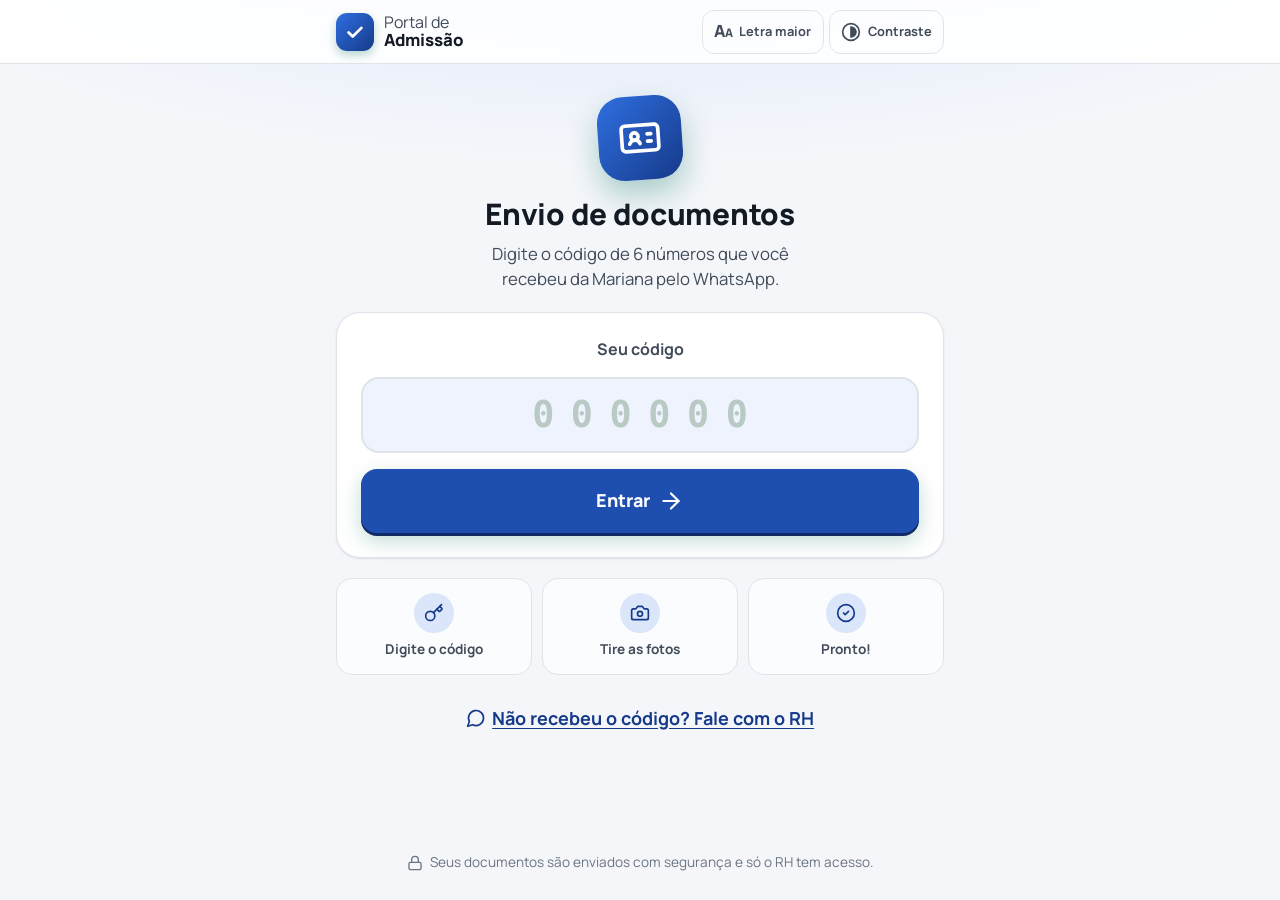
<file: index.html>
<!doctype html>
<html lang="pt-BR">
<head>
  <meta charset="utf-8">
  <meta name="viewport" content="width=device-width, initial-scale=1, viewport-fit=cover">
  <meta name="theme-color" content="#1e4fb0">
  <meta name="robots" content="noindex">
  <title>Envio de Documentos · Portal de Admissão</title>
  <meta name="description" content="Envie seus documentos de admissão de forma simples, pelo celular.">
  <link rel="icon" href="data:image/svg+xml,%3Csvg xmlns='http://www.w3.org/2000/svg' viewBox='0 0 64 64'%3E%3Crect width='64' height='64' rx='16' fill='%231e4fb0'/%3E%3Cpath d='M20 33l8 8 16-17' fill='none' stroke='white' stroke-width='6' stroke-linecap='round' stroke-linejoin='round'/%3E%3C/svg%3E">
  <link rel="preconnect" href="https://fonts.googleapis.com">
  <link rel="preconnect" href="https://fonts.gstatic.com" crossorigin>
  <link href="https://fonts.googleapis.com/css2?family=Manrope:wght@400;500;600;700;800&display=swap" rel="stylesheet">
  <link rel="stylesheet" href="assets/css/base.css">
  <link rel="stylesheet" href="assets/css/candidato.css">
</head>
<body class="pagina-candidato">
  <header class="cabecalho">
    <div class="cabecalho-interno">
      <a class="marca" href="index.html" aria-label="Portal de Admissão – início">
        <span class="marca-logo" aria-hidden="true">
          <svg viewBox="0 0 24 24" width="22" height="22" fill="none" stroke="currentColor" stroke-width="3" stroke-linecap="round" stroke-linejoin="round"><path d="M5 12.5l4.5 4.5L19 7.5"/></svg>
        </span>
        <span class="marca-texto">Portal de <strong>Admissão</strong></span>
      </a>

      <div class="acessibilidade" role="group" aria-label="Acessibilidade">
        <button class="btn-acess" id="btn-letra" type="button" aria-pressed="false" title="Aumentar o tamanho da letra">
          <span class="aa" aria-hidden="true">A<small>A</small></span>
          <span class="btn-acess-texto">Letra maior</span>
        </button>
        <button class="btn-acess" id="btn-contraste" type="button" aria-pressed="false" title="Alto contraste">
          <svg class="icone" width="20" height="20" viewBox="0 0 24 24" fill="none" stroke="currentColor" stroke-width="2" aria-hidden="true"><circle cx="12" cy="12" r="10"/><path d="M12 18a6 6 0 0 0 0-12v12z" fill="currentColor"/></svg>
          <span class="btn-acess-texto">Contraste</span>
        </button>
        <button class="btn-acess" id="btn-sair" type="button" hidden title="Sair">
          <svg class="icone" width="20" height="20" viewBox="0 0 24 24" fill="none" stroke="currentColor" stroke-width="2" stroke-linecap="round" stroke-linejoin="round" aria-hidden="true"><path d="M9 21H5a2 2 0 0 1-2-2V5a2 2 0 0 1 2-2h4"/><polyline points="16 17 21 12 16 7"/><line x1="21" x2="9" y1="12" y2="12"/></svg>
          <span class="btn-acess-texto">Sair</span>
        </button>
      </div>
    </div>
  </header>

  <main id="app" class="app" aria-live="polite">
    <div class="tela tela-carregando"><span class="spinner" aria-hidden="true"></span><p>Carregando…</p></div>
  </main>

  <footer class="rodape">
    <p>
      <svg class="icone" width="16" height="16" viewBox="0 0 24 24" fill="none" stroke="currentColor" stroke-width="2" stroke-linecap="round" stroke-linejoin="round" aria-hidden="true"><rect width="18" height="11" x="3" y="11" rx="2" ry="2"/><path d="M7 11V7a5 5 0 0 1 10 0v4"/></svg>
      Seus documentos são enviados com segurança e só o RH tem acesso.
    </p>
  </footer>

  <!-- Entradas de arquivo (acionadas pelos botões grandes) -->
  <input type="file" id="input-camera" accept="image/*" capture="environment" hidden>
  <input type="file" id="input-arquivo" accept="image/*,application/pdf" hidden>

  <script src="assets/js/config.js"></script>
  <script src="assets/js/utils.js"></script>
  <script src="assets/js/api.js"></script>
  <script src="assets/js/candidato.js"></script>
</body>
</html>
</file>
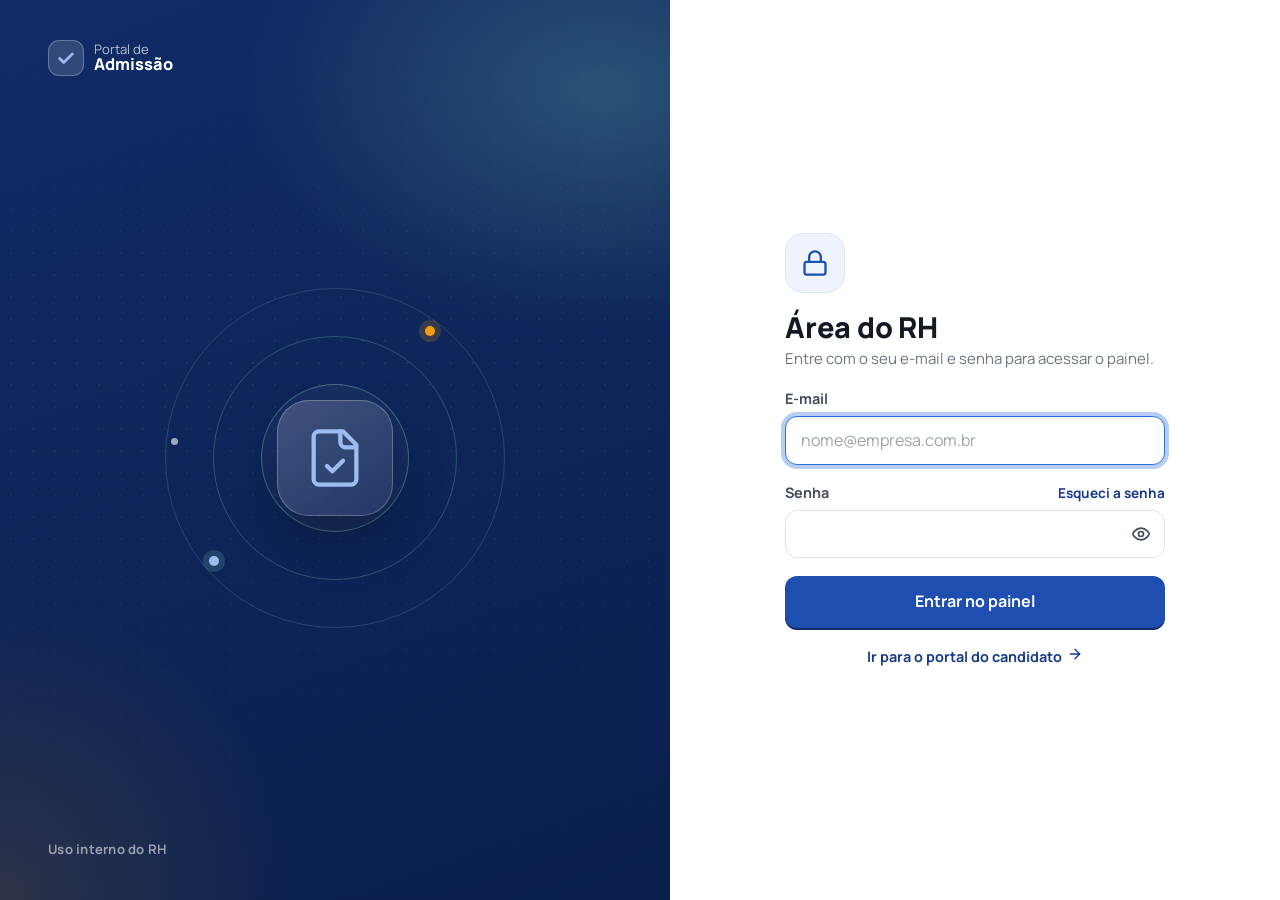
<file: admin.html>
<!doctype html>
<html lang="pt-BR">
<head>
  <meta charset="utf-8">
  <meta name="viewport" content="width=device-width, initial-scale=1, viewport-fit=cover">
  <meta name="theme-color" content="#0a1f4d">
  <meta name="robots" content="noindex, nofollow">
  <title>Painel do RH · Portal de Admissão</title>
  <link rel="icon" href="data:image/svg+xml,%3Csvg xmlns='http://www.w3.org/2000/svg' viewBox='0 0 64 64'%3E%3Crect width='64' height='64' rx='16' fill='%230a1f4d'/%3E%3Cpath d='M20 33l8 8 16-17' fill='none' stroke='%239cbcf3' stroke-width='6' stroke-linecap='round' stroke-linejoin='round'/%3E%3C/svg%3E">
  <link rel="preconnect" href="https://fonts.googleapis.com">
  <link rel="preconnect" href="https://fonts.gstatic.com" crossorigin>
  <link href="https://fonts.googleapis.com/css2?family=Manrope:wght@400;500;600;700;800&display=swap" rel="stylesheet">
  <link rel="stylesheet" href="assets/css/base.css">
  <link rel="stylesheet" href="assets/css/admin.css">
</head>
<body class="pagina-admin">
  <!-- ================= LOGIN ================= -->
  <section id="tela-login" class="login" hidden>
    <div class="login-arte" aria-hidden="true">
      <div class="marca marca-clara">
        <span class="marca-logo"><svg viewBox="0 0 24 24" width="22" height="22" fill="none" stroke="currentColor" stroke-width="3" stroke-linecap="round" stroke-linejoin="round"><path d="M5 12.5l4.5 4.5L19 7.5"/></svg></span>
        <span class="marca-texto">Portal de <strong>Admissão</strong></span>
      </div>

      <div class="login-emblema">
        <span class="anel anel-1"></span>
        <span class="anel anel-2"></span>
        <span class="anel anel-3"></span>
        <span class="emblema-centro">
          <svg viewBox="0 0 24 24" width="64" height="64" fill="none" stroke="currentColor" stroke-width="1.6" stroke-linecap="round" stroke-linejoin="round"><path d="M15 2H6a2 2 0 0 0-2 2v16a2 2 0 0 0 2 2h12a2 2 0 0 0 2-2V7Z"/><path d="M14 2v4a2 2 0 0 0 2 2h4"/><path d="m9 15 2 2 4-4"/></svg>
        </span>
        <span class="emblema-ponto ponto-1"></span>
        <span class="emblema-ponto ponto-2"></span>
        <span class="emblema-ponto ponto-3"></span>
      </div>

      <p class="login-rodape-arte">Uso interno do RH</p>
    </div>

    <div class="login-lado">
      <form id="form-login" class="login-form" novalidate>
        <div class="login-cadeado" data-icone="lock" data-tam="28"></div>
        <div>
          <h1>Área do RH</h1>
          <p class="muted">Entre com o seu e-mail e senha para acessar o painel.</p>
        </div>
        <div class="campo">
          <label for="email-login">E-mail</label>
          <input id="email-login" type="email" class="input" autocomplete="username" placeholder="nome@empresa.com.br" aria-describedby="erro-login">
        </div>
        <div class="campo">
          <div class="campo-topo">
            <label for="senha">Senha</label>
            <button type="button" class="link-esqueci" id="btn-esqueci">Esqueci a senha</button>
          </div>
          <div class="input-senha">
            <input id="senha" type="password" class="input" autocomplete="current-password" aria-describedby="erro-login">
            <button type="button" id="ver-senha" class="btn btn-fantasma btn-icone btn-p" aria-label="Mostrar senha" data-icone="eye"></button>
          </div>
        </div>
        <p class="msg-erro" id="erro-login" role="alert"></p>
        <button class="btn btn-primario btn-bloco btn-login" type="submit">Entrar no painel</button>
        <a href="index.html" class="link-portal">Ir para o portal do candidato <span data-icone="arrowRight" data-tam="16"></span></a>
      </form>
    </div>
  </section>

  <!-- ================= PAINEL ================= -->
  <div id="tela-painel" class="painel" hidden>
    <aside class="sidebar">
      <div class="marca">
        <span class="marca-logo"><svg viewBox="0 0 24 24" width="20" height="20" fill="none" stroke="currentColor" stroke-width="3" stroke-linecap="round" stroke-linejoin="round" aria-hidden="true"><path d="M5 12.5l4.5 4.5L19 7.5"/></svg></span>
        <span class="marca-texto">Portal de <strong>Admissão</strong></span>
      </div>

      <nav class="menu" aria-label="Menu principal">
        <p class="menu-titulo">Menu</p>
        <button class="menu-item" data-aba="dashboard"><span data-icone="dashboard"></span>Dashboard</button>
        <button class="menu-item" data-aba="candidatos"><span data-icone="users"></span>Candidatos<span class="menu-contador" id="contador-menu"></span></button>
        <button class="menu-item" data-aba="configuracoes"><span data-icone="settings"></span>Configurações</button>
        <button class="menu-item menu-novo" data-novo><span data-icone="plus"></span>Novo candidato</button>
      </nav>

      <div class="sidebar-rodape">
        <a class="menu-item" href="index.html" target="_blank" rel="noopener"><span data-icone="external"></span>Portal do candidato</a>
        <div class="usuario">
          <span class="avatar av-1" id="avatar-rh">MA</span>
          <div class="usuario-info"><strong id="nome-rh">Mariana</strong><small>Recursos Humanos</small><span id="selo-papel" class="selo-papel" hidden>Somente leitura</span></div>
          <button id="btn-sair" class="btn btn-fantasma btn-icone btn-p" aria-label="Sair" title="Sair" data-icone="logout" data-tam="18"></button>
        </div>
      </div>
    </aside>

    <main class="conteudo" id="conteudo">
      <header class="topbar">
        <div class="topbar-titulos">
          <h1 id="titulo-aba">Dashboard</h1>
          <p id="subtitulo-aba" class="muted"></p>
        </div>
        <div class="topbar-acoes">
          <span class="atualizado muted" id="atualizado-em" aria-live="polite"></span>
          <button id="btn-atualizar" class="btn btn-secundario btn-icone" aria-label="Atualizar dados" title="Atualizar dados" data-icone="refresh" data-tam="18"></button>
          <button class="btn btn-primario btn-novo-topo" data-novo><span data-icone="plus" data-tam="18"></span><span>Novo candidato</span></button>
        </div>
      </header>

      <section id="aba-dashboard" class="aba" aria-labelledby="titulo-aba"></section>
      <section id="aba-candidatos" class="aba" aria-labelledby="titulo-aba" hidden></section>
      <section id="aba-configuracoes" class="aba" aria-labelledby="titulo-aba" hidden></section>
    </main>

    <nav class="nav-mobile" aria-label="Menu">
      <button data-aba="dashboard"><span data-icone="dashboard" data-tam="22"></span><span>Início</span></button>
      <button data-aba="candidatos"><span data-icone="users" data-tam="22"></span><span>Candidatos</span></button>
      <button class="nav-novo" data-novo aria-label="Novo candidato"><span data-icone="plus" data-tam="26"></span></button>
      <button data-aba="configuracoes"><span data-icone="settings" data-tam="22"></span><span>Ajustes</span></button>
    </nav>
  </div>

  <div id="drawer-fundo" class="drawer-fundo" hidden></div>
  <aside id="drawer" class="drawer" role="dialog" aria-modal="true" aria-labelledby="drawer-titulo" hidden></aside>
  <div id="modal-raiz"></div>
  <div id="tooltip" class="tooltip" role="tooltip" hidden></div>

  <script src="assets/js/config.js"></script>
  <script src="assets/js/utils.js"></script>
  <script src="assets/js/api.js"></script>
  <script src="assets/js/admin.js"></script>
</body>
</html>
</file>
<file: assets/css/base.css>
/* =========================================================================
   BASE – tokens de design, tipografia e componentes compartilhados
   ========================================================================= */

:root {
  /* Marca: azul royal (confiança, seriedade) + âmbar (atenção, calor) */
  --marca-900: #0a1f4d;
  --marca-800: #102b66;
  --marca-700: #163a8a;
  --marca-600: #1e4fb0;
  --marca-500: #2f6fe0;
  --marca-300: #9cbcf3;
  --marca-100: #dbe6fb;
  --marca-50: #eef3fd;

  --ambar-600: #b45309;
  --ambar-500: #f59e0b;
  --ambar-100: #fef3c7;

  --tinta: #141a24;
  --tinta-2: #414b59;
  --tinta-3: #6a7482;
  --linha: #dfe4ea;
  --linha-2: #edf0f4;
  --fundo: #f4f6fa;
  --superficie: #ffffff;

  --sucesso: #15803d;
  --sucesso-fundo: #dcfce7;
  --alerta: #a45006;
  --alerta-fundo: #fef3c7;
  --perigo: #b42318;
  --perigo-fundo: #fee4e2;
  --info: #1d5bbf;
  --info-fundo: #dde9fb;
  --neutro: #52606d;
  --neutro-fundo: #eceff2;

  --raio-p: 10px;
  --raio: 16px;
  --raio-g: 24px;
  --sombra-p: 0 1px 2px rgba(15, 30, 60, .06), 0 1px 3px rgba(15, 30, 60, .04);
  --sombra: 0 6px 20px rgba(15, 30, 60, .08);
  --sombra-g: 0 24px 60px rgba(12, 25, 55, .20);
  --foco: 0 0 0 4px rgba(47, 111, 224, .35);

  --fonte: 'Manrope', system-ui, -apple-system, 'Segoe UI', Roboto, Arial, sans-serif;
  --mono: ui-monospace, 'SF Mono', Menlo, Consolas, monospace;
  --transicao: 180ms cubic-bezier(.2, .8, .2, 1);
}

*,
*::before,
*::after { box-sizing: border-box; }

html { -webkit-text-size-adjust: 100%; }

body {
  margin: 0;
  font-family: var(--fonte);
  color: var(--tinta);
  background: var(--fundo);
  line-height: 1.5;
  -webkit-font-smoothing: antialiased;
}

h1, h2, h3, p { margin: 0; }
h1, h2, h3 { line-height: 1.2; letter-spacing: -.01em; }
h1:focus, h2:focus, h1:focus-visible, h2:focus-visible { outline: none; box-shadow: none; }
img { max-width: 100%; display: block; }
button, input, select, textarea { font: inherit; color: inherit; }
a { color: var(--marca-700); }
[hidden] { display: none !important; }

.icone { flex-shrink: 0; }

.sr-only {
  position: absolute; width: 1px; height: 1px; padding: 0; margin: -1px;
  overflow: hidden; clip: rect(0, 0, 0, 0); white-space: nowrap; border: 0;
}

:focus-visible { outline: none; box-shadow: var(--foco); }

/* ---------- Botões ---------- */
.btn {
  display: inline-flex; align-items: center; justify-content: center; gap: .5rem;
  min-height: 44px; padding: .6rem 1.1rem;
  border: 1.5px solid transparent; border-radius: 12px;
  font-weight: 700; font-size: .95rem; line-height: 1.2; text-decoration: none;
  cursor: pointer; user-select: none;
  transition: background var(--transicao), border-color var(--transicao), transform var(--transicao), box-shadow var(--transicao);
}
.btn:active { transform: translateY(1px) scale(.99); }
.btn:disabled, .btn[aria-disabled="true"] { opacity: .55; cursor: not-allowed; transform: none; }

.btn-primario { background: var(--marca-600); color: #fff; box-shadow: 0 2px 0 var(--marca-800); }
.btn-primario:hover:not(:disabled) { background: var(--marca-700); }

.btn-secundario { background: var(--superficie); color: var(--marca-800); border-color: var(--marca-300); }
.btn-secundario:hover:not(:disabled) { background: var(--marca-50); border-color: var(--marca-500); }

.btn-fantasma { background: transparent; color: var(--tinta-2); }
.btn-fantasma:hover:not(:disabled) { background: var(--linha-2); color: var(--tinta); }

.btn-whats { background: #1f9d55; color: #fff; box-shadow: 0 2px 0 #157a41; }
.btn-whats:hover:not(:disabled) { background: #188a4a; }

.btn-perigo { background: var(--superficie); color: var(--perigo); border-color: #f3b8b2; }
.btn-perigo:hover:not(:disabled) { background: var(--perigo-fundo); }
.btn-perigo-cheio { background: var(--perigo); color: #fff; }
.btn-perigo-cheio:hover:not(:disabled) { background: #912018; }

.btn-bloco { width: 100%; }
.btn-p { min-height: 36px; padding: .4rem .75rem; font-size: .85rem; border-radius: 10px; }
.btn-icone { width: 44px; padding: 0; }
.btn-icone.btn-p { width: 36px; }

.btn .spinner { width: 18px; height: 18px; border-width: 2.5px; }

/* ---------- Formulários ---------- */
.campo { display: grid; gap: .4rem; }
.campo label, .rotulo { font-weight: 700; font-size: .9rem; color: var(--tinta-2); }
.campo .ajuda-campo { font-size: .8rem; color: var(--tinta-3); }

.input, .select {
  width: 100%; min-height: 48px; padding: .7rem .9rem;
  background: var(--superficie); border: 1.5px solid var(--linha); border-radius: 12px;
  font-size: 1rem; transition: border-color var(--transicao), box-shadow var(--transicao);
}
.input::placeholder { color: #9aa6a1; }
.input:hover, .select:hover { border-color: #c5cfcb; }
.input:focus, .select:focus { outline: none; border-color: var(--marca-500); box-shadow: var(--foco); }
.input[aria-invalid="true"] { border-color: var(--perigo); }
.select {
  appearance: none; padding-right: 2.4rem; cursor: pointer;
  background-image: url("data:image/svg+xml,%3Csvg xmlns='http://www.w3.org/2000/svg' width='20' height='20' viewBox='0 0 24 24' fill='none' stroke='%2366736e' stroke-width='2' stroke-linecap='round' stroke-linejoin='round'%3E%3Cpath d='m6 9 6 6 6-6'/%3E%3C/svg%3E");
  background-repeat: no-repeat; background-position: right .75rem center;
}

.msg-erro { color: var(--perigo); font-weight: 600; font-size: .9rem; display: flex; gap: .4rem; align-items: flex-start; }
.msg-erro:empty { display: none; }

/* ---------- Cartões ---------- */
.cartao {
  background: var(--superficie); border: 1px solid var(--linha);
  border-radius: var(--raio-g); box-shadow: var(--sombra-p);
}

/* ---------- Badges ---------- */
.badge {
  display: inline-flex; align-items: center; gap: .35rem; white-space: nowrap;
  padding: .22rem .6rem .22rem .5rem; border-radius: 999px;
  font-size: .78rem; font-weight: 700; line-height: 1.3;
}
.badge-sucesso { background: var(--sucesso-fundo); color: var(--sucesso); }
.badge-alerta { background: var(--alerta-fundo); color: var(--alerta); }
.badge-perigo { background: var(--perigo-fundo); color: var(--perigo); }
.badge-neutro { background: var(--neutro-fundo); color: var(--neutro); }
.badge-info { background: var(--info-fundo); color: var(--info); }
.badge-marca { background: var(--marca-100); color: var(--marca-800); }

/* ---------- Avisos ---------- */
.aviso {
  display: flex; gap: .75rem; align-items: flex-start;
  padding: .9rem 1rem; border-radius: var(--raio); border: 1px solid;
  font-size: .95rem;
}
.aviso .icone { margin-top: .1rem; }
.aviso strong { display: block; }
.aviso-sucesso { background: var(--sucesso-fundo); border-color: #a7e3bd; color: #14532d; }
.aviso-alerta { background: var(--alerta-fundo); border-color: #f5d38a; color: #6b3a07; }
.aviso-perigo { background: var(--perigo-fundo); border-color: #f5b5ad; color: #7a1a12; }
.aviso-info { background: var(--info-fundo); border-color: #b5cdf2; color: #173f82; }

/* ---------- Barra de progresso ---------- */
.barra { height: 10px; background: var(--linha-2); border-radius: 999px; overflow: hidden; }
.barra > span {
  display: block; height: 100%; border-radius: inherit;
  background: linear-gradient(90deg, var(--marca-500), var(--marca-600));
  transition: width 600ms cubic-bezier(.2, .8, .2, 1);
}

/* ---------- Spinner ---------- */
.spinner {
  width: 28px; height: 28px; border-radius: 50%;
  border: 3px solid currentColor; border-right-color: transparent;
  animation: girar .8s linear infinite; display: inline-block;
}
@keyframes girar { to { transform: rotate(360deg); } }

/* ---------- Toasts ---------- */
.toasts {
  position: fixed; z-index: 1000; left: 50%; bottom: 1.25rem; transform: translateX(-50%);
  display: grid; gap: .5rem; width: min(440px, calc(100vw - 2rem)); pointer-events: none;
}
.toast {
  display: flex; gap: .65rem; align-items: center;
  padding: .85rem 1rem; border-radius: 14px;
  background: var(--tinta); color: #fff; box-shadow: var(--sombra-g);
  font-weight: 600; font-size: .95rem;
  animation: toastEntrar 260ms cubic-bezier(.2, .8, .2, 1);
}
.toast-sucesso .icone { color: #6ee7a0; }
.toast-erro .icone { color: #fca5a5; }
.toast-info .icone { color: var(--marca-300); }
.toast.saindo { opacity: 0; transform: translateY(8px); transition: all 280ms; }
@keyframes toastEntrar { from { opacity: 0; transform: translateY(12px); } }

/* ---------- Modal ---------- */
.modal-fundo {
  position: fixed; inset: 0; z-index: 900;
  background: rgba(8, 24, 20, .5); backdrop-filter: blur(3px);
  display: grid; place-items: center; padding: 1rem;
  animation: aparecer 180ms ease-out;
}
.modal {
  width: min(520px, 100%); max-height: calc(100dvh - 2rem); overflow: auto;
  background: var(--superficie); border-radius: var(--raio-g); box-shadow: var(--sombra-g);
  animation: subir 240ms cubic-bezier(.2, .8, .2, 1);
}
.modal-cabecalho { display: flex; justify-content: space-between; align-items: flex-start; gap: 1rem; padding: 1.4rem 1.5rem 0; }
.modal-cabecalho h2 { font-size: 1.25rem; }
.modal-cabecalho p { color: var(--tinta-3); font-size: .92rem; margin-top: .25rem; }
.modal-corpo { padding: 1.25rem 1.5rem; display: grid; gap: 1rem; }
.modal-rodape { padding: 0 1.5rem 1.4rem; display: flex; gap: .6rem; justify-content: flex-end; flex-wrap: wrap; }

@keyframes aparecer { from { opacity: 0; } }
@keyframes subir { from { opacity: 0; transform: translateY(16px) scale(.98); } }

@media (prefers-reduced-motion: reduce) {
  *, *::before, *::after { animation-duration: 1ms !important; animation-iteration-count: 1 !important; transition-duration: 1ms !important; }
}
</file>
<file: assets/css/candidato.css>
/* =========================================================================
   PORTAL DO CANDIDATO
   Pensado para celular, letra grande, botões grandes e um passo por tela.
   ========================================================================= */

.pagina-candidato {
  font-size: 1.125rem; /* 18px de base */
  min-height: 100dvh;
  display: flex; flex-direction: column;
  background:
    radial-gradient(1200px 400px at 50% -120px, var(--marca-100), transparent 70%),
    var(--fundo);
}
html.letra-grande .pagina-candidato { font-size: 1.3125rem; } /* 21px */

/* ---------- Cabeçalho ---------- */
.cabecalho {
  position: sticky; top: 0; z-index: 50;
  background: rgba(255, 255, 255, .88); backdrop-filter: saturate(1.4) blur(10px);
  border-bottom: 1px solid var(--linha);
}
.cabecalho-interno {
  max-width: 640px; margin: 0 auto; padding: .6rem 1rem;
  display: flex; align-items: center; justify-content: space-between; gap: .75rem;
}
.marca { display: flex; align-items: center; gap: .6rem; text-decoration: none; color: var(--tinta); }
.marca-logo {
  width: 38px; height: 38px; border-radius: 11px; display: grid; place-items: center;
  background: linear-gradient(135deg, var(--marca-500), var(--marca-700)); color: #fff;
  box-shadow: 0 4px 10px rgba(13, 115, 97, .3);
}
.marca-texto { font-size: 1rem; line-height: 1.1; color: var(--tinta-2); }
.marca-texto strong { display: block; color: var(--tinta); font-weight: 900; font-size: 1.05rem; }

.acessibilidade { display: flex; gap: .35rem; }
.btn-acess {
  display: inline-flex; align-items: center; gap: .4rem;
  min-height: 44px; padding: 0 .7rem; border-radius: 12px;
  background: transparent; border: 1.5px solid var(--linha); color: var(--tinta-2);
  font-weight: 700; font-size: .8rem; cursor: pointer;
}
.btn-acess:hover { background: var(--marca-50); }
.btn-acess[aria-pressed="true"] { background: var(--marca-600); border-color: var(--marca-600); color: #fff; }
.aa { font-weight: 900; font-size: 1.05rem; line-height: 1; }
.aa small { font-size: .7em; }
@media (max-width: 420px) {
  .btn-acess-texto { position: absolute; width: 1px; height: 1px; overflow: hidden; clip: rect(0 0 0 0); }
  .btn-acess { width: 44px; justify-content: center; padding: 0; }
  .marca-texto { font-size: .85rem; }
}

/* ---------- Estrutura ---------- */
.app { flex: 1; width: 100%; max-width: 640px; margin: 0 auto; padding: 1.25rem 1rem 2rem; }
.tela { display: grid; gap: 1.25rem; animation: telaEntrar 320ms cubic-bezier(.2, .8, .2, 1); }
@keyframes telaEntrar { from { opacity: 0; transform: translateY(10px); } }

.tela-carregando { place-items: center; padding: 4rem 0; color: var(--tinta-3); gap: .75rem; }
.tela-carregando .spinner { color: var(--marca-600); }

.tela h1 { font-size: 1.85rem; font-weight: 900; }
.lead { font-size: 1.05rem; color: var(--tinta-2); }
.muted { color: var(--tinta-3); }
.titulo-secao { font-size: 1.2rem; font-weight: 800; margin-top: .5rem; }

.pagina-candidato .btn { font-size: 1rem; }
.btn-grande { min-height: 64px; padding: .9rem 1.4rem; font-size: 1.12rem !important; border-radius: 16px; font-weight: 800; }
.btn-grande .icone { width: 26px; height: 26px; }
.btn-grande.btn-primario { box-shadow: 0 3px 0 var(--marca-800), 0 8px 20px rgba(13, 115, 97, .25); }

.btn-link {
  background: none; border: 0; padding: .6rem; min-height: 44px; cursor: pointer;
  color: var(--marca-700); font-weight: 700; text-decoration: underline; text-underline-offset: 3px;
  display: inline-flex; align-items: center; justify-content: center; gap: .4rem;
}

/* ---------- Tela: código ---------- */
.hero { text-align: center; display: grid; gap: .6rem; justify-items: center; padding-top: .75rem; }
.hero-icone {
  width: 84px; height: 84px; border-radius: 26px; display: grid; place-items: center;
  background: linear-gradient(135deg, var(--marca-500), var(--marca-700)); color: #fff;
  box-shadow: 0 14px 30px rgba(13, 115, 97, .32); margin-bottom: .4rem;
  transform: rotate(-4deg);
}
.hero .lead { max-width: 30ch; }

.form-codigo { padding: 1.5rem; display: grid; gap: 1rem; }
.form-codigo .rotulo { font-size: 1rem; text-align: center; }
.campo-codigo {
  width: 100%; height: 76px; text-align: center;
  font-family: var(--mono); font-size: 2.3rem; font-weight: 800; letter-spacing: .45em; text-indent: .45em;
  border: 2px solid var(--linha); border-radius: 18px; background: var(--marca-50); color: var(--marca-900);
  transition: border-color var(--transicao), box-shadow var(--transicao);
}
.campo-codigo::placeholder { color: #b9c9c3; }
.campo-codigo:focus { outline: none; border-color: var(--marca-500); box-shadow: var(--foco); background: #fff; }
.campo-codigo[aria-invalid="true"] { border-color: var(--perigo); background: var(--perigo-fundo); }

.como-funciona { display: grid; grid-template-columns: repeat(3, 1fr); gap: .6rem; list-style: none; margin: 0; padding: 0; }
.como-funciona li {
  display: grid; justify-items: center; gap: .4rem; text-align: center;
  padding: .9rem .4rem; border-radius: var(--raio); background: rgba(255, 255, 255, .7); border: 1px solid var(--linha);
  font-size: .85rem; font-weight: 700; color: var(--tinta-2);
}
.como-funciona .num {
  width: 40px; height: 40px; border-radius: 50%; display: grid; place-items: center;
  background: var(--marca-100); color: var(--marca-700);
}

/* ---------- Tela: início ---------- */
.saudacao { display: grid; gap: .6rem; }
.saudacao .ola { font-size: 1.05rem; color: var(--tinta-3); font-weight: 700; }
.chips { display: flex; flex-wrap: wrap; gap: .5rem; }
.chip {
  display: inline-flex; align-items: center; gap: .4rem; padding: .35rem .75rem;
  border-radius: 999px; background: var(--superficie); border: 1px solid var(--linha);
  font-size: .88rem; font-weight: 700; color: var(--tinta-2);
}
.chip .icone { color: var(--marca-600); }

.cartao-progresso { padding: 1.25rem; display: flex; align-items: center; gap: 1.1rem; }
.anel { position: relative; width: 88px; height: 88px; flex-shrink: 0; }
.anel svg { transform: rotate(-90deg); }
.anel .trilho { stroke: var(--linha-2); }
.anel .valor { stroke: var(--marca-500); transition: stroke-dashoffset 800ms cubic-bezier(.2, .8, .2, 1); }
.anel-texto { position: absolute; inset: 0; display: grid; place-items: center; font-weight: 900; font-size: 1.25rem; color: var(--marca-800); }
.cartao-progresso h2 { font-size: 1.15rem; font-weight: 800; }
.cartao-progresso p { color: var(--tinta-3); font-size: .95rem; }

.cartao-dicas { padding: 1.25rem; background: linear-gradient(180deg, #fffdf6, #fff); border-color: #f3e3b5; }
.cartao-dicas h2 { font-size: 1.05rem; font-weight: 800; display: flex; gap: .5rem; align-items: center; margin-bottom: .75rem; }
.cartao-dicas h2 .icone { color: var(--ambar-500); }
.lista-dicas { list-style: none; margin: 0; padding: 0; display: grid; gap: .6rem; }
.lista-dicas li { display: flex; gap: .65rem; align-items: flex-start; color: var(--tinta-2); font-size: 1rem; }
.lista-dicas .icone { color: var(--marca-600); margin-top: .15rem; }

.lista-docs { list-style: none; margin: 0; padding: 0; display: grid; gap: .6rem; }
.item-doc {
  width: 100%; display: flex; align-items: center; gap: .9rem; text-align: left;
  padding: .9rem 1rem; min-height: 76px;
  background: var(--superficie); border: 1.5px solid var(--linha); border-radius: 18px;
  cursor: pointer; transition: border-color var(--transicao), box-shadow var(--transicao), transform var(--transicao);
}
.item-doc:hover { border-color: var(--marca-300); box-shadow: var(--sombra); }
.item-doc:active { transform: scale(.99); }
.item-doc-icone {
  width: 48px; height: 48px; border-radius: 14px; display: grid; place-items: center; flex-shrink: 0;
  background: var(--marca-50); color: var(--marca-700);
}
.item-doc-info { flex: 1; min-width: 0; display: grid; gap: .15rem; }
.item-doc-nome { font-weight: 800; font-size: 1.02rem; color: var(--tinta); }
.item-doc-sub { font-size: .85rem; color: var(--tinta-3); font-weight: 600; }
.item-doc > .icone { color: #a5b2ad; }

.item-doc.feito { background: #f6fcf8; border-color: #bfe6cd; }
.item-doc.feito .item-doc-icone { background: var(--sucesso); color: #fff; }
.item-doc.feito .item-doc-sub { color: var(--sucesso); }
.item-doc.refazer .item-doc-sub { color: var(--perigo); }
.item-doc-sub { display: inline-flex; align-items: center; gap: .3rem; }
.item-doc.pulado .item-doc-icone { background: var(--neutro-fundo); color: var(--neutro); }
.item-doc.refazer { border-color: #f5b5ad; background: #fff8f7; }
.item-doc.refazer .item-doc-icone { background: var(--perigo-fundo); color: var(--perigo); }

/* ---------- Tela: documento ---------- */
.topo-passo { display: flex; align-items: center; justify-content: space-between; gap: .5rem; }
.btn-voltar {
  display: inline-flex; align-items: center; gap: .35rem; min-height: 44px; padding: 0 .6rem 0 .35rem;
  background: none; border: 0; border-radius: 10px; cursor: pointer;
  color: var(--tinta-2); font-weight: 700; font-size: .95rem;
}
.btn-voltar:hover { background: var(--linha-2); }
.contador { font-weight: 800; color: var(--marca-700); font-size: .95rem; }

.doc-cabecalho { display: grid; gap: .75rem; justify-items: center; text-align: center; padding: .25rem 0; }
.doc-icone-grande {
  width: 96px; height: 96px; border-radius: 28px; display: grid; place-items: center;
  background: var(--superficie); color: var(--marca-600); border: 1px solid var(--linha);
  box-shadow: var(--sombra);
}
.doc-cabecalho h1 { font-size: 1.7rem; }
.doc-cabecalho .lead { max-width: 34ch; }

.btn-ouvir {
  display: inline-flex; align-items: center; gap: .5rem; min-height: 44px; padding: .4rem 1rem;
  border-radius: 999px; border: 1.5px solid var(--marca-300); background: var(--marca-50);
  color: var(--marca-800); font-weight: 800; font-size: .92rem; cursor: pointer;
}
.btn-ouvir:hover { background: var(--marca-100); }
.btn-ouvir.falando { background: var(--marca-600); border-color: var(--marca-600); color: #fff; }
.btn-ouvir.falando .icone { animation: pulsar 1s ease-in-out infinite; }
@keyframes pulsar { 50% { transform: scale(1.18); } }

.acoes-envio { display: grid; gap: .75rem; }

.dicas-foto { background: var(--superficie); border: 1px solid var(--linha); border-radius: var(--raio); }
.dicas-foto summary {
  list-style: none; cursor: pointer; padding: .9rem 1rem; min-height: 52px;
  display: flex; align-items: center; gap: .6rem; font-weight: 800; color: var(--tinta-2);
}
.dicas-foto summary::-webkit-details-marker { display: none; }
.dicas-foto summary .icone:last-child { margin-left: auto; transition: transform var(--transicao); }
.dicas-foto[open] summary .icone:last-child { transform: rotate(90deg); }
.exemplos { display: grid; grid-template-columns: repeat(2, 1fr); gap: .6rem; padding: 0 1rem 1rem; }
.exemplo { border-radius: 14px; padding: .75rem; display: grid; gap: .5rem; justify-items: center; text-align: center; font-size: .85rem; font-weight: 700; }
.exemplo-bom { background: var(--sucesso-fundo); color: #14532d; }
.exemplo-ruim { background: var(--perigo-fundo); color: #7a1a12; }
.exemplo-img {
  width: 100%; aspect-ratio: 4 / 3; border-radius: 10px; background: #fff; display: grid; place-items: center; position: relative; overflow: hidden;
}
.exemplo-doc { width: 70%; height: 56%; border-radius: 6px; background: linear-gradient(135deg, #e6efe9, #cfded6); position: relative; }
.exemplo-doc::before { content: ''; position: absolute; left: 10%; top: 20%; width: 26%; height: 50%; border-radius: 4px; background: #9fb8ad; }
.exemplo-doc::after { content: ''; position: absolute; left: 44%; top: 26%; width: 44%; height: 8%; border-radius: 4px; background: #9fb8ad; box-shadow: 0 12px 0 #b6c9c0, 0 24px 0 #b6c9c0; }
.exemplo-ruim .exemplo-doc { filter: blur(2.5px) brightness(.55); transform: rotate(-14deg) translateX(18%); }
.exemplo-selo {
  position: absolute; right: 6px; top: 6px; width: 26px; height: 26px; border-radius: 50%; display: grid; place-items: center; color: #fff;
}
.exemplo-bom .exemplo-selo { background: var(--sucesso); }
.exemplo-ruim .exemplo-selo { background: var(--perigo); }

.rodape-passo { display: grid; gap: .25rem; justify-items: center; }

/* ---------- Tela: revisão ---------- */
.previa {
  margin: 0; border-radius: var(--raio-g); overflow: hidden; background: #e7ecea;
  border: 1px solid var(--linha); box-shadow: var(--sombra);
  display: grid; place-items: center; min-height: 220px;
}
.previa img { max-height: 52dvh; width: auto; object-fit: contain; }
.previa-pdf { background: var(--superficie); padding: 2rem 1rem; gap: .6rem; color: var(--tinta-2); text-align: center; font-weight: 700; }
.previa-pdf .icone { color: var(--perigo); }
.pergunta { font-size: 1.25rem; font-weight: 800; text-align: center; }

/* ---------- Tela: enviando / sucesso ---------- */
.tela-status { min-height: 55dvh; place-content: center; justify-items: center; text-align: center; gap: 1rem; }
.circulo-status {
  width: 120px; height: 120px; border-radius: 50%; display: grid; place-items: center;
  background: var(--marca-50); color: var(--marca-600); position: relative;
}
.circulo-status .spinner { width: 120px; height: 120px; border-width: 6px; position: absolute; inset: 0; color: var(--marca-500); border-right-color: transparent; }
.tela-status .barra { width: min(320px, 80vw); }
.barra-indeterminada > span { width: 40% !important; animation: vaivem 1.3s ease-in-out infinite; }
@keyframes vaivem { 0% { transform: translateX(-100%); } 100% { transform: translateX(250%); } }

.check-animado {
  width: 120px; height: 120px; border-radius: 50%; display: grid; place-items: center;
  background: var(--sucesso); color: #fff;
  box-shadow: 0 0 0 12px var(--sucesso-fundo), 0 20px 40px rgba(21, 128, 61, .3);
  animation: pop 480ms cubic-bezier(.2, 1.4, .4, 1);
}
.check-animado path { stroke-dasharray: 30; stroke-dashoffset: 30; animation: tracar 420ms 200ms ease-out forwards; }
@keyframes pop { from { transform: scale(.4); opacity: 0; } }
@keyframes tracar { to { stroke-dashoffset: 0; } }

.icone-erro {
  width: 110px; height: 110px; border-radius: 50%; display: grid; place-items: center;
  background: var(--perigo-fundo); color: var(--perigo);
}

/* ---------- Tela: concluído ---------- */
.tela-concluido { text-align: center; justify-items: center; padding-top: 1rem; position: relative; }
.tela-concluido h1 { font-size: 2rem; }
.proximos { width: 100%; padding: 1.25rem; text-align: left; display: grid; gap: .9rem; }
.proximos h2 { font-size: 1.05rem; font-weight: 800; }
.proximos ol { list-style: none; margin: 0; padding: 0; display: grid; gap: .8rem; }
.proximos li { display: flex; gap: .75rem; align-items: flex-start; color: var(--tinta-2); }
.proximos .num {
  width: 32px; height: 32px; border-radius: 50%; flex-shrink: 0; display: grid; place-items: center;
  background: var(--marca-100); color: var(--marca-800); font-weight: 900; font-size: .9rem;
}

.confete { position: fixed; inset: 0; pointer-events: none; overflow: hidden; z-index: 60; }
.confete i {
  position: absolute; top: -20px; width: 10px; height: 14px; border-radius: 3px; opacity: .9;
  animation: cair linear forwards;
}
@keyframes cair { to { transform: translateY(110vh) rotate(720deg); opacity: 1; } }

/* ---------- Resumo final ---------- */
.resumo { padding: .5rem 1.1rem; }
.resumo li { display: flex; align-items: center; gap: .7rem; padding: .7rem 0; border-bottom: 1px solid var(--linha-2); font-weight: 700; }
.resumo li:last-child { border-bottom: 0; }
.resumo ul { list-style: none; margin: 0; padding: 0; }
.resumo .ok { color: var(--sucesso); }
.resumo .nao { color: var(--neutro); }
.resumo .falta { color: var(--perigo); }
.resumo small { margin-left: auto; color: var(--tinta-3); font-weight: 600; }

/* ---------- Rodapé ---------- */
.rodape { padding: 1rem 1rem 1.5rem; text-align: center; color: var(--tinta-3); font-size: .85rem; }
.rodape p { display: inline-flex; align-items: center; gap: .4rem; max-width: 640px; }

/* ---------- Alto contraste ---------- */
html.alto-contraste {
  --tinta: #000; --tinta-2: #000; --tinta-3: #1a1a1a;
  --linha: #000; --linha-2: #555;
  --fundo: #fff; --superficie: #fff;
  --marca-600: #0a2e73; --marca-700: #08215a; --marca-800: #061741; --marca-500: #0a2e73;
  --marca-300: #000; --marca-100: #e0e9f7; --marca-50: #fff;
}
html.alto-contraste .pagina-candidato { background: #fff; }
html.alto-contraste .cartao,
html.alto-contraste .item-doc,
html.alto-contraste .input,
html.alto-contraste .campo-codigo { border-width: 2px; }
html.alto-contraste .btn-secundario { border-width: 2px; }
html.alto-contraste .lead, html.alto-contraste .item-doc-sub { font-weight: 700; }
</file>
<file: assets/css/admin.css>
/* =========================================================================
   PAINEL DO RH
   ========================================================================= */

.pagina-admin { font-size: 15px; min-height: 100dvh; }
.muted { color: var(--tinta-3); }

.link-faixa { background: none; border: 0; padding: 0; color: inherit; font: inherit; text-decoration: underline; cursor: pointer; }

/* ---------- Papel de acesso: modo somente leitura ---------- */
.selo-papel {
  display: inline-block; margin-top: .15rem; padding: .05rem .45rem;
  background: var(--info-fundo); color: var(--info); border-radius: 999px;
  font-size: .68rem; font-weight: 800; letter-spacing: .02em; text-transform: uppercase;
}
/* Usuários do painel */
.lista-usuarios { list-style: none; margin: 0; padding: 0; display: grid; gap: .55rem; }
.linha-usuario .linha-principal strong { font-size: .95rem; }
.linha-usuario .linha-principal small { display: block; color: var(--tinta-3); font-size: .8rem; }
.linha-acoes { display: flex; align-items: center; gap: .35rem; flex-wrap: wrap; margin-left: auto; }
.config-carregando { display: flex; align-items: center; gap: .5rem; color: var(--tinta-3); padding: .8rem .2rem; }

/* No modo leitura, some com todos os botões de ação (o servidor também recusa por segurança) */
.painel-leitura [data-novo],
.painel-leitura [data-aba="configuracoes"],
.painel-leitura .btn-whats,
.painel-leitura .acao-escrita,
.painel-leitura [data-editar],
.painel-leitura [data-excluir],
.painel-leitura [data-reenvio],
.painel-leitura [data-copiar-msg] { display: none !important; }

/* ---------- Marca ---------- */
.marca { display: flex; align-items: center; gap: .65rem; text-decoration: none; color: var(--tinta); }
.marca-logo {
  width: 36px; height: 36px; border-radius: 11px; display: grid; place-items: center; flex-shrink: 0;
  background: linear-gradient(135deg, var(--marca-500), var(--marca-700)); color: #fff;
  box-shadow: 0 4px 10px rgba(13, 115, 97, .28);
}
.marca-texto { font-size: .82rem; line-height: 1.1; color: var(--tinta-3); }
.marca-texto strong { display: block; font-size: 1.02rem; font-weight: 900; color: var(--tinta); }

/* ---------- Avatares ---------- */
.avatar {
  width: 38px; height: 38px; border-radius: 50%; flex-shrink: 0;
  display: grid; place-items: center; font-weight: 800; font-size: .82rem; letter-spacing: .02em;
}
.avatar-g { width: 56px; height: 56px; font-size: 1.1rem; }
.av-0 { background: #dff3ec; color: #0b5d4e; }
.av-1 { background: #e3ecfb; color: #1d4f9e; }
.av-2 { background: #fdebd8; color: #9a4a0b; }
.av-3 { background: #efe6fb; color: #5b3a9e; }
.av-4 { background: #fbe4ea; color: #9d2849; }
.av-5 { background: #e6f1d9; color: #466b17; }

/* ================= LOGIN ================= */
.login { min-height: 100dvh; display: grid; grid-template-columns: 1.1fr 1fr; }

.login-arte {
  position: relative; overflow: hidden; color: #fff; padding: 2.5rem 3rem;
  display: flex; flex-direction: column; justify-content: space-between; gap: 2rem;
  background:
    radial-gradient(600px 400px at 90% 10%, rgba(127, 207, 185, .25), transparent 60%),
    radial-gradient(500px 500px at 0% 100%, rgba(245, 158, 11, .14), transparent 60%),
    linear-gradient(160deg, var(--marca-800), var(--marca-900));
}
.login-arte::after {
  content: ''; position: absolute; inset: 0; pointer-events: none; opacity: .5;
  background-image: radial-gradient(rgba(255, 255, 255, .12) 1px, transparent 1px);
  background-size: 22px 22px;
  mask-image: linear-gradient(180deg, transparent, #000 40%, transparent);
}
.login-arte > * { position: relative; z-index: 1; }
.marca-clara .marca-texto { color: rgba(255, 255, 255, .7); }
.marca-clara .marca-texto strong { color: #fff; }
.marca-clara .marca-logo { background: rgba(255, 255, 255, .14); box-shadow: inset 0 0 0 1px rgba(255, 255, 255, .25); color: var(--marca-300); }

/* Ilustração: documento com check dentro de anéis */
.login-emblema { align-self: center; position: relative; width: 340px; height: 340px; display: grid; place-items: center; }
.anel { position: absolute; border-radius: 50%; border: 1px solid rgba(255, 255, 255, .14); }
.anel-1 { inset: 0; animation: respirar 6s ease-in-out infinite; }
.anel-2 { inset: 48px; border-color: rgba(127, 207, 185, .28); animation: respirar 6s ease-in-out .8s infinite; }
.anel-3 { inset: 96px; background: rgba(255, 255, 255, .04); border-color: rgba(127, 207, 185, .4); }
.emblema-centro {
  position: relative; width: 116px; height: 116px; border-radius: 32px; display: grid; place-items: center;
  background: linear-gradient(145deg, rgba(255, 255, 255, .18), rgba(255, 255, 255, .06));
  box-shadow: inset 0 0 0 1px rgba(255, 255, 255, .25), 0 24px 50px rgba(0, 0, 0, .25);
  color: var(--marca-300); backdrop-filter: blur(4px);
}
.emblema-ponto { position: absolute; width: 10px; height: 10px; border-radius: 50%; }
.ponto-1 { top: 38px; right: 70px; background: var(--ambar-500); box-shadow: 0 0 0 6px rgba(245, 158, 11, .18); }
.ponto-2 { bottom: 62px; left: 44px; background: var(--marca-300); box-shadow: 0 0 0 6px rgba(127, 207, 185, .18); }
.ponto-3 { top: 150px; left: 6px; width: 7px; height: 7px; background: rgba(255, 255, 255, .6); }
@keyframes respirar { 50% { transform: scale(1.03); opacity: .7; } }

.login-rodape-arte { font-size: .82rem; font-weight: 700; color: rgba(255, 255, 255, .55); letter-spacing: .02em; }

.login-lado { display: grid; place-items: center; padding: 2rem 1.25rem; background: var(--superficie); }
.login-form { width: min(380px, 100%); display: grid; gap: 1.1rem; }
.login-cadeado {
  width: 60px; height: 60px; border-radius: 18px; display: grid; place-items: center;
  background: var(--marca-50); color: var(--marca-600); border: 1px solid var(--marca-100);
}
.login-form h1 { font-size: 1.8rem; font-weight: 900; }
.login-form .muted { margin-top: .2rem; }
.campo-topo { display: flex; align-items: baseline; justify-content: space-between; gap: 1rem; }
.campo-topo .link-esqueci { margin: 0; padding: 0; }
.input-senha { position: relative; }
.input-senha .input { padding-right: 3rem; }
.input-senha button { position: absolute; right: 6px; top: 50%; transform: translateY(-50%); }
.btn-login { min-height: 52px; font-size: 1rem; }
.link-portal { display: inline-flex; align-items: center; gap: .3rem; justify-self: center; font-weight: 700; text-decoration: none; font-size: .9rem; }
.link-portal:hover { text-decoration: underline; }

@media (max-width: 900px) {
  .login { grid-template-columns: 1fr; grid-template-rows: auto 1fr; }
  .login-arte { padding: 1.1rem 1.25rem; flex-direction: row; align-items: center; }
  .login-emblema, .login-rodape-arte { display: none; }
  .login-lado { place-items: start center; padding-top: 2.25rem; }
}

/* ================= ESTRUTURA DO PAINEL ================= */
.painel { display: grid; grid-template-columns: 256px minmax(0, 1fr); min-height: 100dvh; }

.sidebar {
  position: sticky; top: 0; height: 100dvh; display: flex; flex-direction: column; gap: 1.5rem;
  padding: 1.25rem .9rem; background: var(--superficie); border-right: 1px solid var(--linha);
}
.sidebar > .marca { padding: 0 .5rem; }
.menu { display: grid; gap: .25rem; }
.menu-titulo { font-size: .7rem; text-transform: uppercase; letter-spacing: .08em; font-weight: 800; color: #9aa6a1; padding: 0 .75rem .35rem; }
.menu-item {
  display: flex; align-items: center; gap: .7rem; width: 100%; min-height: 42px; padding: .5rem .75rem;
  border: 0; border-radius: 11px; background: none; cursor: pointer; text-align: left; text-decoration: none;
  color: var(--tinta-2); font-weight: 700; font-size: .92rem;
  transition: background var(--transicao), color var(--transicao);
}
.menu-item > span:first-child { display: grid; color: var(--tinta-3); }
.menu-item:hover { background: var(--linha-2); color: var(--tinta); }
.menu-item[aria-current="page"] { background: var(--marca-50); color: var(--marca-800); }
.menu-item[aria-current="page"] > span:first-child { color: var(--marca-600); }
.menu-contador {
  margin-left: auto; min-width: 24px; padding: 0 .45rem; border-radius: 999px; text-align: center;
  background: var(--linha-2); color: var(--tinta-2); font-size: .75rem; line-height: 22px;
}
.menu-item[aria-current="page"] .menu-contador { background: var(--marca-100); color: var(--marca-800); }
.menu-novo { margin-top: .5rem; color: var(--marca-700); }
.menu-novo > span:first-child { color: var(--marca-600); }

.sidebar-rodape { margin-top: auto; display: grid; gap: .5rem; }
.usuario { display: flex; align-items: center; gap: .6rem; padding: .7rem; border-radius: 14px; background: var(--fundo); border: 1px solid var(--linha); }
.usuario-info { flex: 1; min-width: 0; display: grid; line-height: 1.25; }
.usuario-info small { color: var(--tinta-3); font-size: .78rem; }

.conteudo { padding: 1.75rem 2rem 3rem; min-width: 0; max-width: 1360px; width: 100%; }

.topbar { display: flex; align-items: flex-end; justify-content: space-between; gap: 1rem; flex-wrap: wrap; margin-bottom: 1.5rem; }
.topbar h1 { font-size: 1.75rem; font-weight: 900; letter-spacing: -.02em; }
.topbar-titulos p { margin-top: .2rem; }
.topbar-acoes { display: flex; align-items: center; gap: .6rem; }
.atualizado { font-size: .8rem; margin-right: .25rem; }
.girando .icone { animation: girar .9s linear infinite; }

.nav-mobile { display: none; }

@media (max-width: 860px) {
  .painel { grid-template-columns: 1fr; }
  .sidebar { display: none; }
  .conteudo { padding: 1.1rem 1rem 6.5rem; }
  .topbar { align-items: center; margin-bottom: 1.1rem; }
  .topbar h1 { font-size: 1.45rem; }
  .btn-novo-topo, .atualizado { display: none; }
  .nav-mobile {
    display: flex; justify-content: space-around; align-items: center;
    position: fixed; left: 0; right: 0; bottom: 0; z-index: 80;
    padding: .4rem 1rem calc(.4rem + env(safe-area-inset-bottom));
    background: rgba(255, 255, 255, .94); backdrop-filter: blur(10px); border-top: 1px solid var(--linha);
  }
  .nav-mobile button {
    display: grid; justify-items: center; gap: .1rem; min-width: 88px; min-height: 52px; padding: .3rem;
    background: none; border: 0; border-radius: 12px; color: var(--tinta-3); font-weight: 700; font-size: .72rem; cursor: pointer;
  }
  .nav-mobile button[aria-current="page"] { color: var(--marca-700); }
  .nav-mobile .nav-novo {
    min-width: 56px; width: 56px; height: 56px; border-radius: 18px; margin-top: -1.5rem; place-items: center;
    background: var(--marca-600); color: #fff; box-shadow: 0 8px 20px rgba(13, 115, 97, .35);
  }
}

/* ================= CARDS / DASHBOARD ================= */
.card {
  background: var(--superficie); border: 1px solid var(--linha); border-radius: 20px;
  padding: 1.25rem 1.35rem; box-shadow: var(--sombra-p); min-width: 0;
}
.card-cab { display: flex; justify-content: space-between; align-items: flex-start; gap: 1rem; margin-bottom: 1.1rem; }
.card-cab h2 { font-size: 1.02rem; font-weight: 800; }
.card-cab p { color: var(--tinta-3); font-size: .84rem; margin-top: .1rem; }
.destaque-num { font-size: 1.6rem; font-weight: 900; color: var(--tinta); line-height: 1; }

.kpis { display: grid; grid-template-columns: repeat(4, minmax(0, 1fr)); gap: 1rem; margin-bottom: 1rem; }
.kpi {
  background: var(--superficie); border: 1px solid var(--linha); border-radius: 20px; padding: 1.1rem 1.2rem;
  display: grid; gap: .5rem; box-shadow: var(--sombra-p); min-height: 132px;
}
.kpi-topo { display: flex; align-items: center; gap: .6rem; }
.kpi-icone { width: 36px; height: 36px; border-radius: 11px; display: grid; place-items: center; }
.kpi-marca { background: var(--marca-50); color: var(--marca-600); }
.kpi-sucesso { background: var(--sucesso-fundo); color: var(--sucesso); }
.kpi-alerta { background: var(--alerta-fundo); color: var(--alerta); }
.kpi-neutro { background: var(--neutro-fundo); color: var(--neutro); }
.kpi-rotulo { font-weight: 700; color: var(--tinta-2); font-size: .9rem; }
.kpi-valor { font-size: 2.2rem; font-weight: 900; line-height: 1; letter-spacing: -.02em; }
.kpi-rodape { font-size: .8rem; color: var(--tinta-3); font-weight: 600; }

.grade-dash { display: grid; grid-template-columns: repeat(3, minmax(0, 1fr)); gap: 1rem; }
.span-2 { grid-column: span 2; }

@media (max-width: 1120px) {
  .kpis { grid-template-columns: repeat(2, minmax(0, 1fr)); }
  .grade-dash { grid-template-columns: repeat(2, minmax(0, 1fr)); }
  .span-2 { grid-column: 1 / -1; }
}
@media (max-width: 640px) {
  .kpis { gap: .6rem; }
  .kpi { min-height: 0; padding: .9rem; }
  .kpi-valor { font-size: 1.8rem; }
  .grade-dash { grid-template-columns: 1fr; }
}

/* ---------- Gráfico de colunas ---------- */
.gcol { display: grid; grid-template-columns: 28px minmax(0, 1fr); grid-template-rows: 210px auto; column-gap: .5rem; row-gap: .5rem; }
.gcol-eixo { display: flex; flex-direction: column; justify-content: space-between; text-align: right; font-size: .72rem; color: #8a9691; font-weight: 700; }
.gcol-eixo span { transform: translateY(-50%); line-height: 1; }
.gcol-eixo span:last-child { transform: translateY(50%); }
.gcol-area { position: relative; }
.gcol-grade { position: absolute; inset: 0; display: flex; flex-direction: column; justify-content: space-between; }
.gcol-grade i { height: 1px; background: var(--linha-2); }
.gcol-grade i:last-child { background: var(--linha); }
.gcol-barras { position: absolute; inset: 0; display: flex; align-items: stretch; gap: 4px; }
.gcol-item { flex: 1; display: flex; align-items: flex-end; justify-content: center; border-radius: 6px; cursor: default; }
.gcol-item:hover, .gcol-item:focus-visible { background: rgba(18, 144, 119, .06); }
.gcol-barra {
  width: 100%; max-width: 30px; border-radius: 4px 4px 0 0; background: var(--marca-500);
  transition: height 700ms cubic-bezier(.2, .8, .2, 1);
  animation: crescer 700ms cubic-bezier(.2, .8, .2, 1);
  transform-origin: bottom;
}
.gcol-item:hover .gcol-barra { background: var(--marca-700); }
@keyframes crescer { from { transform: scaleY(0); } }
.gcol-rotulos { grid-column: 2; display: flex; gap: 4px; }
.gcol-rotulos span { flex: 1; text-align: center; font-size: .7rem; color: #8a9691; font-weight: 700; white-space: nowrap; }
.gcol-rotulos .hoje { color: var(--marca-700); font-weight: 900; }
.gcol-rotulos .oculto { visibility: hidden; }
.gcol-denso .gcol-barras, .gcol-denso .gcol-rotulos { gap: 2px; }
@media (max-width: 640px) {
  .gcol:not(.gcol-denso) .gcol-rotulos span:nth-last-child(even) { visibility: hidden; }
}

.card-cab { flex-wrap: wrap; }
.periodo-cab { display: flex; align-items: center; gap: .9rem; flex-wrap: wrap; justify-content: flex-end; }
.segmentado-p button { min-height: 32px; padding: .2rem .75rem; font-size: .82rem; }

/* ---------- Status (barra empilhada) ---------- */
.status-grande { display: flex; align-items: baseline; gap: .5rem; margin-bottom: .8rem; }
.status-grande strong { font-size: 2.2rem; font-weight: 900; line-height: 1; letter-spacing: -.02em; }
.status-grande span { color: var(--tinta-3); font-weight: 600; font-size: .9rem; }
.barra-empilhada { display: flex; gap: 2px; height: 18px; border-radius: 6px; overflow: hidden; background: var(--superficie); }
.seg { min-width: 6px; transition: filter var(--transicao); }
.seg:hover { filter: brightness(.9); }
.seg-concluido { background: #16a34a; }
.seg-andamento { background: #f5a524; }
.seg-aguardando { background: #aab4bd; }
.legenda { list-style: none; padding: 0; margin: 1rem 0 0; display: grid; gap: .55rem; }
.legenda li { display: flex; align-items: center; gap: .55rem; font-size: .9rem; color: var(--tinta-2); font-weight: 600; }
.legenda-cor { width: 12px; height: 12px; border-radius: 4px; }
.legenda .icone { color: var(--tinta-3); }
.legenda strong { margin-left: auto; color: var(--tinta); }
.legenda small { width: 40px; text-align: right; color: var(--tinta-3); font-weight: 700; }
.mini-stat {
  display: flex; align-items: center; gap: .75rem; margin-top: 1.1rem; padding: .8rem .9rem;
  border-radius: 14px; background: var(--fundo); color: var(--marca-600);
}
.mini-stat div { display: grid; line-height: 1.25; }
.mini-stat small { color: var(--tinta-3); font-weight: 600; }
.mini-stat strong { color: var(--tinta); font-size: 1.05rem; }

/* ---------- Barras horizontais ---------- */
.hbarras { list-style: none; padding: 0; margin: 0; display: grid; gap: .9rem; }
.hbarra { display: grid; gap: .3rem; }
.hbarra-topo { display: flex; justify-content: space-between; gap: 1rem; font-weight: 700; font-size: .9rem; color: var(--tinta-2); }
.hbarra-topo strong { color: var(--tinta); }
.hbarra-trilho { height: 12px; border-radius: 4px; background: var(--linha-2); overflow: hidden; }
.hbarra-trilho span { display: block; height: 100%; border-radius: 0 4px 4px 0; background: var(--marca-500); animation: crescerX 700ms cubic-bezier(.2, .8, .2, 1); transform-origin: left; }
.hbarra-trilho:hover span { background: var(--marca-700); }
.hbarra small { color: var(--tinta-3); font-weight: 600; font-size: .78rem; }
@keyframes crescerX { from { transform: scaleX(0); } }

/* ---------- Listas de pessoas ---------- */
.lista-pessoas { list-style: none; margin: 0; padding: 0; display: grid; }
.lista-pessoas li { display: flex; align-items: center; gap: .75rem; padding: .7rem 0; border-bottom: 1px solid var(--linha-2); }
.lista-pessoas li:last-child { border-bottom: 0; }
.lp-info { flex: 1; min-width: 0; display: grid; }
.lp-nome {
  background: none; border: 0; padding: 0; text-align: left; cursor: pointer;
  font-weight: 800; color: var(--tinta); white-space: nowrap; overflow: hidden; text-overflow: ellipsis;
}
.lp-nome:hover { color: var(--marca-700); text-decoration: underline; }
.lp-info small { color: var(--tinta-3); white-space: nowrap; overflow: hidden; text-overflow: ellipsis; }
.ver-todos { margin-top: .5rem; }
@media (max-width: 640px) {
  .lista-pessoas .badge { display: none; }
  .lista-pessoas .btn-whats span { display: none; }
}

.vazio { display: grid; justify-items: center; gap: .6rem; text-align: center; padding: 2rem 1rem; color: var(--tinta-3); }
.vazio-icone { width: 56px; height: 56px; border-radius: 18px; display: grid; place-items: center; background: var(--marca-50); color: var(--marca-600); }
.vazio strong { color: var(--tinta); font-size: 1.05rem; }

/* ---------- Esqueleto ---------- */
.esqueleto { position: relative; overflow: hidden; background: var(--linha-2); border-color: transparent; box-shadow: none; }
.esqueleto::after {
  content: ''; position: absolute; inset: 0; transform: translateX(-100%);
  background: linear-gradient(90deg, transparent, rgba(255, 255, 255, .6), transparent);
  animation: brilho 1.3s infinite;
}
.esqueleto.alto { min-height: 300px; }
@keyframes brilho { to { transform: translateX(100%); } }

/* ================= CANDIDATOS ================= */
.toolbar { display: grid; gap: .75rem; margin-bottom: 1rem; }
.busca { position: relative; display: block; }
.busca .icone { position: absolute; left: .9rem; top: 50%; transform: translateY(-50%); color: var(--tinta-3); pointer-events: none; }
.busca .input { padding-left: 2.6rem; }
.filtros-linha { display: flex; gap: .6rem; flex-wrap: wrap; align-items: center; }
.select-p { width: auto; min-height: 42px; font-size: .9rem; padding-top: .45rem; padding-bottom: .45rem; }

.segmentado { display: inline-flex; padding: 4px; gap: 2px; border-radius: 12px; background: var(--linha-2); overflow-x: auto; max-width: 100%; }
.segmentado button {
  display: inline-flex; align-items: center; gap: .4rem; white-space: nowrap;
  min-height: 34px; padding: .3rem .75rem; border: 0; border-radius: 9px; background: none; cursor: pointer;
  font-weight: 700; font-size: .85rem; color: var(--tinta-2);
}
.segmentado button span { min-width: 20px; padding: 0 .35rem; border-radius: 999px; background: rgba(0, 0, 0, .06); font-size: .72rem; line-height: 18px; text-align: center; }
.segmentado button[aria-pressed="true"] { background: var(--superficie); color: var(--tinta); box-shadow: var(--sombra-p); }
.segmentado button[aria-pressed="true"] span { background: var(--marca-100); color: var(--marca-800); }

.card-tabela { padding: 0; overflow-x: auto; position: relative; }
.tabela { width: 100%; border-collapse: collapse; min-width: 980px; }
.tabela td[data-rotulo="Candidato"] { min-width: 240px; }
.cel-pessoa small, .cel-2 span, .tabela td small { white-space: nowrap; }
.tabela th {
  text-align: left; font-size: .74rem; text-transform: uppercase; letter-spacing: .06em; color: var(--tinta-3);
  font-weight: 800; padding: .8rem 1rem; background: #fafcfb; border-bottom: 1px solid var(--linha);
}
.tabela td { padding: .8rem 1rem; border-bottom: 1px solid var(--linha-2); vertical-align: middle; }
.tabela tbody tr { cursor: pointer; transition: background var(--transicao); }
.tabela tbody tr:hover { background: #f8fbfa; }
.tabela tbody tr:last-child td { border-bottom: 0; }

.cel-pessoa { display: flex; align-items: center; gap: .7rem; min-width: 0; }
.cel-pessoa > div { display: grid; min-width: 0; }
.cel-pessoa strong { white-space: nowrap; overflow: hidden; text-overflow: ellipsis; }
.cel-pessoa small, .cel-2 small { color: var(--tinta-3); }
.cel-2 { display: grid; }
.cel-2 span { font-weight: 700; }
.cel-progresso { display: flex; align-items: center; gap: .6rem; min-width: 130px; }
.cel-progresso .barra { flex: 1; height: 8px; }
.cel-progresso small { font-weight: 800; color: var(--tinta-2); min-width: 38px; text-align: right; }
.cel-acao { text-align: right; white-space: nowrap; }
.cel-acao .btn + .btn { margin-left: .3rem; }

.codigo-chip {
  display: inline-flex; align-items: center; gap: .35rem; padding: .25rem .5rem; border-radius: 8px;
  background: var(--fundo); border: 1px solid var(--linha); cursor: pointer;
  font-family: var(--mono); font-weight: 700; font-size: .88rem; letter-spacing: .06em; color: var(--tinta);
}
.codigo-chip .icone { color: var(--tinta-3); }
.codigo-chip:hover { border-color: var(--marca-300); background: var(--marca-50); }

@media (max-width: 860px) {
  .tabela thead { display: none; }
  .tabela, .tabela tbody { display: block; }
  .tabela tbody tr {
    display: grid; grid-template-columns: 1fr auto; gap: .6rem 1rem; padding: 1rem;
    border-bottom: 1px solid var(--linha-2);
  }
  .tabela td { padding: 0; border: 0; }
  .tabela td[data-rotulo="Candidato"] { grid-column: 1; }
  .tabela td[data-rotulo="Status"] { grid-column: 2; grid-row: 1; justify-self: end; }
  .tabela td[data-rotulo="Código"] { grid-column: 1; }
  .tabela td[data-rotulo="Atualizado"] { grid-column: 2; grid-row: 2; justify-self: end; align-self: center; }
  .tabela td[data-rotulo="Empresa"], .tabela td[data-rotulo="Progresso"] { grid-column: 1 / -1; }
  .tabela td.cel-acao { display: none; }
  .filtros-linha .select-p { flex: 1; min-width: 140px; }
}

/* ================= DRAWER ================= */
.drawer-fundo { position: fixed; inset: 0; z-index: 700; background: rgba(8, 24, 20, .4); animation: aparecer 200ms; }
.drawer {
  position: fixed; top: 0; right: 0; bottom: 0; z-index: 710; width: min(540px, 100%);
  background: var(--superficie); box-shadow: var(--sombra-g); overflow-y: auto; overscroll-behavior: contain;
  transform: translateX(100%); transition: transform 280ms cubic-bezier(.2, .8, .2, 1);
}
.drawer.aberto { transform: none; }
body.sem-rolagem { overflow: hidden; }

.drawer-cab {
  position: sticky; top: 0; z-index: 2; display: flex; justify-content: space-between; align-items: flex-start; gap: 1rem;
  padding: 1.25rem 1.4rem 1rem; background: rgba(255, 255, 255, .95); backdrop-filter: blur(8px); border-bottom: 1px solid var(--linha-2);
}
.drawer-cab h2 { font-size: 1.25rem; font-weight: 900; }
.drawer-badges { display: flex; flex-wrap: wrap; gap: .35rem; margin-top: .35rem; }
.drawer-corpo { padding: 1.25rem 1.4rem 2rem; display: grid; gap: 1.4rem; }

.drawer-acoes { display: grid; gap: .6rem; }
.drawer-acoes .btn-primario { min-height: 50px; font-size: 1rem; }
.drawer-acoes-2 { display: grid; grid-template-columns: 1fr 1fr; gap: .6rem; }
.nota { font-size: .82rem; color: var(--tinta-3); display: flex; gap: .4rem; align-items: flex-start; }

.dados { display: grid; grid-template-columns: 1fr 1fr; gap: 0; margin: 0; border: 1px solid var(--linha); border-radius: 16px; overflow: hidden; }
.dados > div { padding: .75rem .9rem; border-bottom: 1px solid var(--linha-2); }
.dados > div:nth-child(odd) { border-right: 1px solid var(--linha-2); }
.dados > div:nth-last-child(-n + 2) { border-bottom: 0; }
.dados dt { font-size: .72rem; text-transform: uppercase; letter-spacing: .06em; color: var(--tinta-3); font-weight: 800; }
.dados dd { margin: .15rem 0 0; font-weight: 700; }

.drawer-secao { display: grid; gap: .75rem; }
.drawer-secao-cab { display: flex; justify-content: space-between; align-items: baseline; gap: 1rem; flex-wrap: wrap; }
.drawer-secao-cab h3 { font-size: 1.05rem; font-weight: 800; }
.drawer-secao-cab span { font-size: .84rem; }

.docs-admin { list-style: none; margin: 0; padding: 0; display: grid; gap: .5rem; }
.doc-admin { display: flex; align-items: center; gap: .8rem; padding: .6rem; border-radius: 14px; border: 1px solid var(--linha); }
.doc-thumb {
  position: relative; width: 52px; height: 52px; border-radius: 10px; flex-shrink: 0; overflow: hidden;
  display: grid; place-items: center; background: var(--fundo); color: var(--tinta-3);
}
.doc-thumb img { position: absolute; inset: 0; width: 100%; height: 100%; object-fit: cover; }
.doc-admin-info { flex: 1; min-width: 0; display: grid; line-height: 1.3; }
.doc-admin-info strong { font-size: .92rem; }
.doc-admin-info small { display: inline-flex; align-items: center; gap: .25rem; color: var(--tinta-3); font-weight: 600; }
.doc-admin-acoes { display: flex; gap: .3rem; }
.doc-admin.enviado .doc-thumb { background: var(--sucesso-fundo); color: var(--sucesso); }
.doc-admin.enviado small { color: var(--sucesso); }
.doc-admin.pendente { border-style: dashed; background: #fcfdfd; }
.doc-admin.pendente.obrigatorio small { color: var(--alerta); }
.doc-admin.refazer { border-color: #f5b5ad; background: #fff8f7; }
.doc-admin.refazer .doc-thumb { background: var(--perigo-fundo); color: var(--perigo); }
.doc-admin.refazer small { color: var(--perigo); }
.doc-admin.pulado { background: #fafbfb; }
.doc-admin.pulado strong { color: var(--tinta-3); }

.zona-perigo {
  display: flex; align-items: center; justify-content: space-between; gap: 1rem;
  padding: .9rem 1rem; border-radius: 14px; border: 1px solid #f5d0cb; background: #fffafa;
}
.zona-perigo div { display: grid; }
.zona-perigo small { color: var(--tinta-3); }

@media (max-width: 480px) {
  .drawer-acoes-2 { grid-template-columns: 1fr; }
  .dados { grid-template-columns: 1fr; }
  .dados > div:nth-child(odd) { border-right: 0; }
  .dados > div:nth-last-child(2) { border-bottom: 1px solid var(--linha-2); }
}

/* ================= MODAIS ================= */
.modal-icone { width: 48px; height: 48px; border-radius: 14px; display: grid; place-items: center; background: var(--marca-50); color: var(--marca-600); }
.modal-icone.perigo { background: var(--perigo-fundo); color: var(--perigo); }
.modal-corpo h2 { font-size: 1.2rem; }

.campo-cargo { border: 0; padding: 0; margin: 0; }
.campo-cargo legend { font-weight: 700; font-size: .9rem; color: var(--tinta-2); margin-bottom: .4rem; padding: 0; }
.opcoes-cargo { display: grid; grid-template-columns: 1fr 1fr; gap: .6rem; }
.opcao-cargo input { position: absolute; opacity: 0; pointer-events: none; }
.opcao-cargo-card {
  display: grid; justify-items: center; gap: .25rem; padding: 1rem .75rem; text-align: center; cursor: pointer;
  border: 1.5px solid var(--linha); border-radius: 14px; color: var(--tinta-2);
  transition: border-color var(--transicao), background var(--transicao);
}
.opcao-cargo-card .icone { color: var(--tinta-3); }
.opcao-cargo-card small { color: var(--tinta-3); }
.opcao-cargo input:checked + .opcao-cargo-card { border-color: var(--marca-500); background: var(--marca-50); color: var(--marca-800); box-shadow: inset 0 0 0 1px var(--marca-500); }
.opcao-cargo input:checked + .opcao-cargo-card .icone { color: var(--marca-600); }
.opcao-cargo input:focus-visible + .opcao-cargo-card { box-shadow: var(--foco); }

.centro { text-align: center; justify-items: center; }
.selo-sucesso {
  width: 64px; height: 64px; border-radius: 50%; display: grid; place-items: center;
  background: var(--sucesso); color: #fff; box-shadow: 0 0 0 8px var(--sucesso-fundo);
  animation: subir 400ms cubic-bezier(.2, 1.4, .4, 1);
}
.codigo-grande { display: flex; gap: .4rem; justify-content: center; margin: .25rem 0; }
.codigo-grande span {
  width: 46px; height: 58px; border-radius: 12px; display: grid; place-items: center;
  background: var(--marca-50); border: 1.5px solid var(--marca-100); color: var(--marca-900);
  font-family: var(--mono); font-size: 1.7rem; font-weight: 800;
}
.previa-msg {
  width: 100%; text-align: left; padding: .8rem 1rem; border-radius: 4px 14px 14px 14px;
  background: #dcf8c6; color: #1f2c24; font-size: .9rem; line-height: 1.45; word-break: break-word;
  box-shadow: 0 1px 1px rgba(0, 0, 0, .08); max-height: 220px; overflow: auto;
}
.previa-msg-fundo { width: 100%; padding: .9rem; border-radius: 14px; background: #efeae2; }
.lightbox-img { width: 100%; border-radius: 12px; background: #111; }

/* ================= TOOLTIP ================= */
.tooltip {
  position: fixed; left: 0; top: 0; z-index: 1100; pointer-events: none;
  display: grid; gap: .05rem; padding: .45rem .65rem; border-radius: 10px;
  background: var(--tinta); color: #fff; font-size: .8rem; font-weight: 600; box-shadow: var(--sombra);
  white-space: nowrap;
}
.tooltip strong { font-weight: 800; color: var(--marca-300); }

/* ================= CONFIGURAÇÕES ================= */
.config-abas { display: flex; gap: .4rem; margin-bottom: 1rem; overflow-x: auto; padding: 2px; }
.config-abas button {
  display: inline-flex; align-items: center; gap: .5rem; white-space: nowrap;
  min-height: 44px; padding: .5rem 1rem; border-radius: 12px; cursor: pointer;
  border: 1.5px solid var(--linha); background: var(--superficie); color: var(--tinta-2); font-weight: 700; font-size: .9rem;
}
.config-abas button:hover { border-color: var(--marca-300); }
.config-abas button[aria-current="page"] { background: var(--marca-600); border-color: var(--marca-600); color: #fff; }

#config-conteudo { display: grid; gap: 1rem; max-width: 1100px; }
.config-secao { display: grid; gap: 1rem; }
.config-cab { display: flex; gap: .8rem; align-items: flex-start; }
.config-icone { width: 40px; height: 40px; border-radius: 12px; display: grid; place-items: center; flex-shrink: 0; background: var(--marca-50); color: var(--marca-600); }
.config-cab h2 { font-size: 1.08rem; font-weight: 800; }
.config-cab p { color: var(--tinta-3); font-size: .88rem; margin-top: .1rem; }
.config-grade { display: grid; grid-template-columns: repeat(auto-fit, minmax(230px, 1fr)); gap: 1rem; align-items: start; }
.campo-acao { align-self: end; }
.campo-acao .btn { min-height: 48px; }
#form-senha .msg-erro { grid-column: 1 / -1; }
.textarea { min-height: 0; resize: vertical; line-height: 1.5; font-size: .95rem; }
.input-p { min-height: 40px; padding: .45rem .7rem; font-size: .95rem; }

.lista-config { list-style: none; margin: 0; padding: 0; display: grid; gap: .5rem; }
.linha-config { display: flex; align-items: center; gap: .75rem; padding: .6rem .7rem; border: 1px solid var(--linha); border-radius: 14px; }
.linha-config.inativa { background: #fafbfb; }
.linha-config.inativa .input { color: var(--tinta-3); }
.linha-icone { width: 38px; height: 38px; border-radius: 11px; display: grid; place-items: center; flex-shrink: 0; background: var(--fundo); color: var(--tinta-3); }
.linha-principal { flex: 1; min-width: 0; display: grid; gap: .2rem; }
.linha-principal small { display: inline-flex; gap: .3rem; align-items: center; font-size: .78rem; }
.espaco-icone { width: 36px; flex-shrink: 0; }
.add-linha { display: flex; gap: .6rem; }
.add-linha .input { flex: 1; }

.interruptor { display: inline-flex; align-items: center; gap: .5rem; cursor: pointer; user-select: none; font-weight: 700; font-size: .85rem; color: var(--tinta-2); white-space: nowrap; position: relative; }
.interruptor input { position: absolute; opacity: 0; width: 1px; height: 1px; }
.interruptor-trilho { position: relative; width: 42px; height: 24px; border-radius: 999px; background: #cfd8d4; transition: background var(--transicao); flex-shrink: 0; }
.interruptor-trilho::after {
  content: ''; position: absolute; top: 3px; left: 3px; width: 18px; height: 18px; border-radius: 50%;
  background: #fff; box-shadow: 0 1px 3px rgba(0, 0, 0, .2); transition: transform var(--transicao);
}
.interruptor input:checked + .interruptor-trilho { background: var(--marca-500); }
.interruptor input:checked + .interruptor-trilho::after { transform: translateX(18px); }
.interruptor input:focus-visible + .interruptor-trilho { box-shadow: var(--foco); }

.config-cargos { display: grid; grid-template-columns: 290px minmax(0, 1fr); gap: 1rem; align-items: start; }
.cargos-lista { position: sticky; top: 1rem; }
.cargos-itens { display: grid; gap: .35rem; }
.cargo-item {
  display: flex; align-items: center; gap: .7rem; width: 100%; padding: .55rem .6rem; text-align: left;
  border: 1.5px solid transparent; border-radius: 14px; background: none; cursor: pointer; color: var(--tinta);
}
.cargo-item:hover { background: var(--fundo); }
.cargo-item.ativo { border-color: var(--marca-500); background: var(--marca-50); }
.cargo-item.ativo .linha-icone { background: var(--marca-100); color: var(--marca-700); }
.cargo-item.inativa strong { color: var(--tinta-3); }
.cargo-item-info { flex: 1; min-width: 0; display: grid; }
.cargo-item-info strong { white-space: nowrap; overflow: hidden; text-overflow: ellipsis; }
.cargo-item-info small { color: var(--tinta-3); }
.cargo-item > .icone { color: #a5b2ad; }

.editor-cargo-status { display: flex; align-items: center; justify-content: space-between; gap: 1rem; flex-wrap: wrap; }
.docs-editor { list-style: none; margin: 0; padding: 0; display: grid; gap: .6rem; }
.doc-editor { display: grid; gap: .5rem; padding: .75rem; border: 1px solid var(--linha); border-radius: 14px; background: #fcfdfd; }
.doc-editor-topo { display: flex; align-items: center; gap: .5rem; }
.doc-editor-topo .input { flex: 1; min-width: 0; font-weight: 700; }
.doc-editor-num { width: 28px; height: 28px; border-radius: 50%; display: grid; place-items: center; flex-shrink: 0; background: var(--marca-100); color: var(--marca-800); font-weight: 900; font-size: .8rem; }
.doc-editor-acoes { display: flex; gap: .1rem; }
.doc-editor-acoes .btn-remover:hover { color: var(--perigo); background: var(--perigo-fundo); }
.doc-editor-rodape { display: flex; align-items: center; justify-content: space-between; gap: .75rem; flex-wrap: wrap; }
.select-rotulo { display: inline-flex; align-items: center; gap: .5rem; font-weight: 700; font-size: .85rem; color: var(--tinta-2); }

.editor-msg { display: grid; grid-template-columns: minmax(0, 1fr) 340px; gap: 1.25rem; align-items: start; }
.editor-msg-texto { display: grid; gap: .75rem; }
.variaveis { display: grid; gap: .6rem; padding: .9rem 1rem; border-radius: 14px; background: var(--fundo); border: 1px solid var(--linha); }
.variaveis-titulo { font-size: .92rem; font-weight: 800; }
.variaveis-lista { display: grid; grid-template-columns: repeat(auto-fill, minmax(170px, 1fr)); gap: .45rem; }
.chip-var {
  display: grid; grid-template-columns: auto 1fr; column-gap: .45rem; align-items: center; text-align: left;
  min-height: 48px; padding: .45rem .7rem; border-radius: 12px; cursor: pointer;
  border: 1.5px solid var(--marca-300); background: var(--superficie); color: var(--marca-800);
  transition: background var(--transicao), border-color var(--transicao);
}
.chip-var .icone { grid-row: span 2; width: 22px; height: 22px; padding: 4px; border-radius: 50%; background: var(--marca-600); color: #fff; }
.chip-var-rotulo { font-weight: 800; font-size: .88rem; line-height: 1.2; }
.chip-var-exemplo { font-size: .74rem; color: var(--tinta-3); font-weight: 600; line-height: 1.2; white-space: nowrap; overflow: hidden; text-overflow: ellipsis; }
.chip-var:hover { background: var(--marca-50); border-color: var(--marca-500); }
.editor-msg-dicas { display: flex; align-items: center; justify-content: space-between; gap: .5rem; flex-wrap: wrap; }
.editor-msg-previa { display: grid; gap: .5rem; position: sticky; top: 1rem; }
.celular { border-radius: 26px; overflow: hidden; border: 8px solid #1d2622; background: #efeae2; box-shadow: var(--sombra); }
.celular-topo { display: flex; align-items: center; gap: .6rem; padding: .6rem .8rem; background: #075e54; color: #fff; }
.celular-topo div { display: grid; line-height: 1.2; }
.celular-topo small { opacity: .8; font-size: .72rem; }
.celular-topo .avatar { width: 32px; height: 32px; font-size: .7rem; }
.celular-conversa {
  padding: .9rem .7rem 1.2rem; min-height: 360px;
  background-image: radial-gradient(rgba(0, 0, 0, .04) 1px, transparent 1px); background-size: 14px 14px;
}
.celular .previa-msg { max-height: none; }

.barra-salvar {
  position: sticky; bottom: 1rem; z-index: 40; margin-top: 1rem; max-width: 1100px;
  display: flex; align-items: center; justify-content: space-between; gap: 1rem; flex-wrap: wrap;
  padding: .75rem .9rem .75rem 1.1rem; border-radius: 16px; background: var(--tinta); color: #fff; box-shadow: var(--sombra-g);
  animation: subir 240ms cubic-bezier(.2, .8, .2, 1);
}
.barra-salvar > span { display: inline-flex; align-items: center; gap: .5rem; font-weight: 700; }
.barra-salvar > span .icone { color: var(--ambar-500); }
.barra-salvar > div { display: flex; gap: .5rem; }
.barra-salvar .btn-secundario { background: transparent; color: #fff; border-color: rgba(255, 255, 255, .3); }
.barra-salvar .btn-secundario:hover { background: rgba(255, 255, 255, .1); }

.link-esqueci { background: none; border: 0; padding: .25rem 0; color: var(--marca-700); font-weight: 700; font-size: .85rem; cursor: pointer; justify-self: end; margin-top: -.5rem; }
.link-esqueci:hover { text-decoration: underline; }
.drawer-cab-acoes { display: flex; gap: .35rem; align-items: center; flex-shrink: 0; }
.aviso .texto-corrido strong { display: inline; }

@media (max-width: 1000px) {
  .config-cargos, .editor-msg { grid-template-columns: 1fr; }
  .cargos-lista, .editor-msg-previa { position: static; }
}
@media (max-width: 860px) {
  .barra-salvar { bottom: 5.5rem; }
  .nav-mobile button { min-width: 68px; }
}
@media (max-width: 560px) {
  .linha-config { flex-wrap: wrap; }
  .linha-principal { flex-basis: calc(100% - 52px); }
  .add-linha { flex-direction: column; }
  .barra-salvar > div { width: 100%; }
  .barra-salvar > div .btn { flex: 1; }
}
</file>
